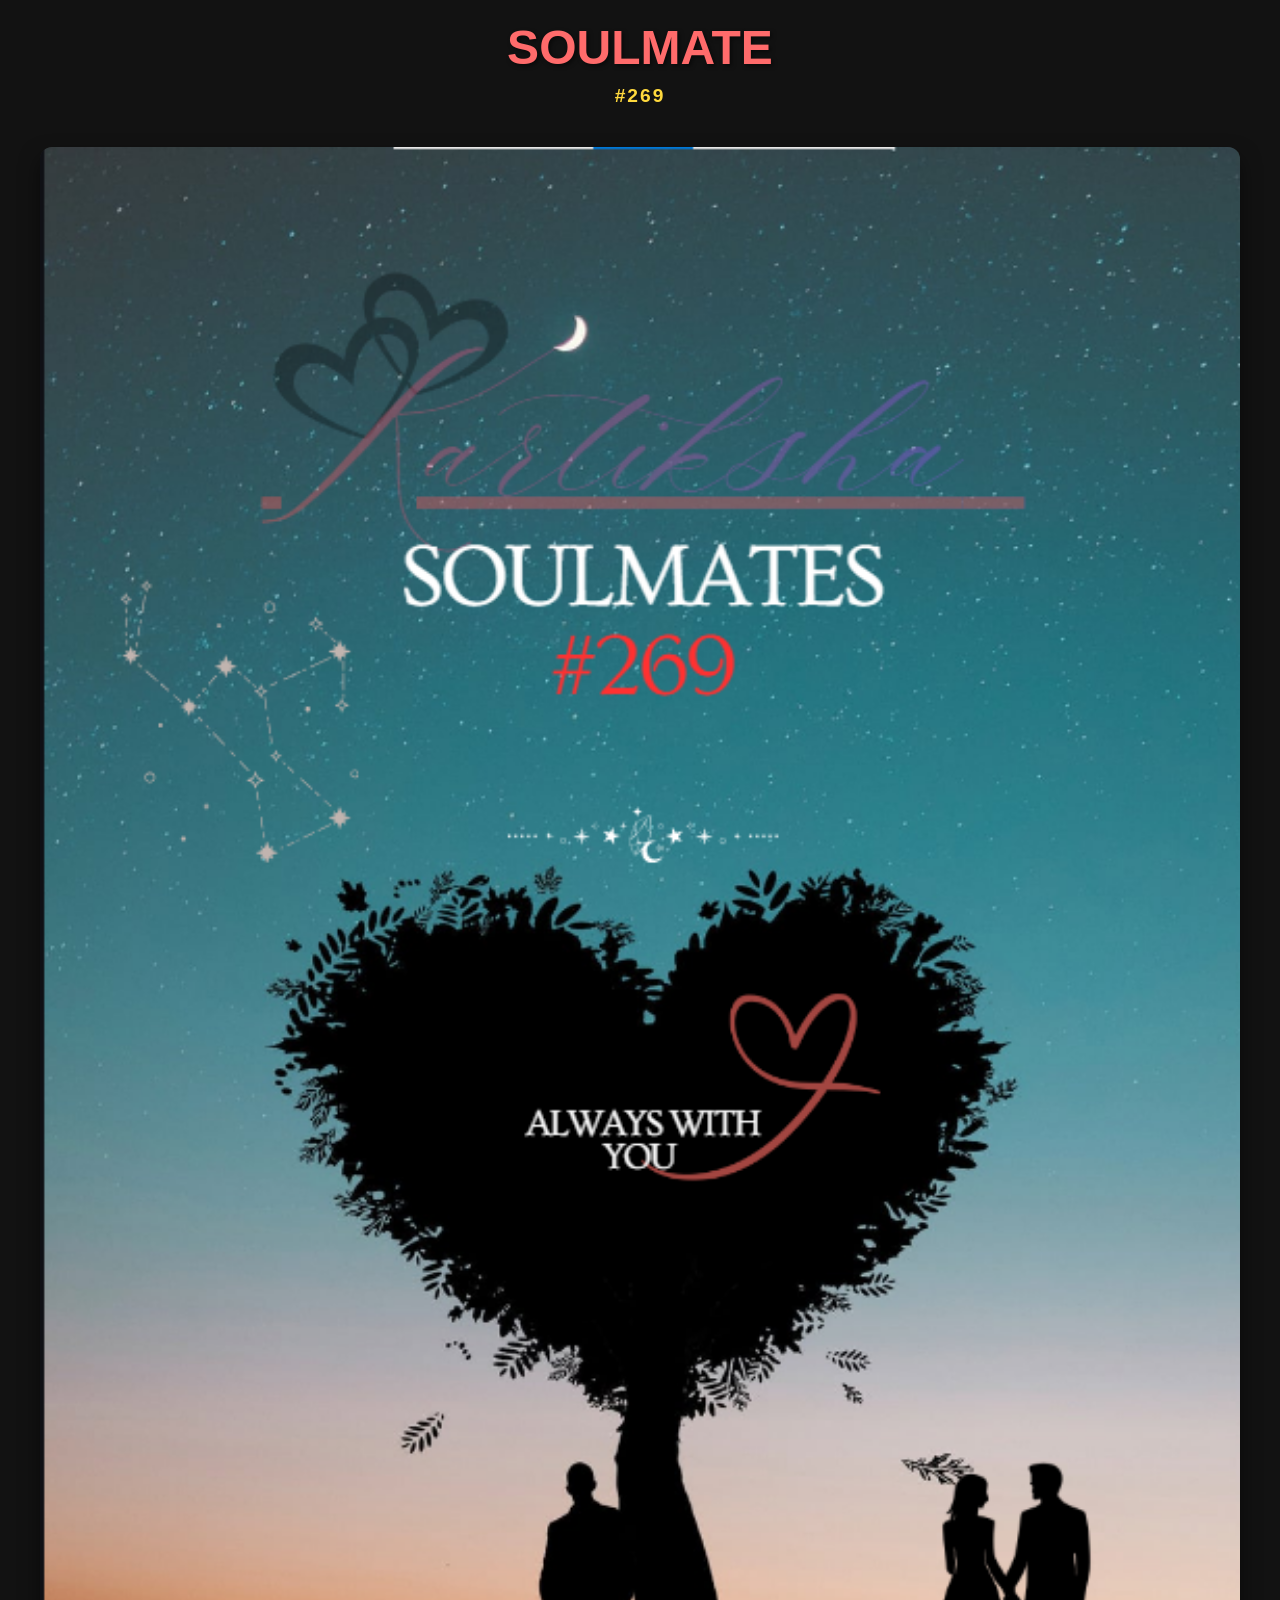
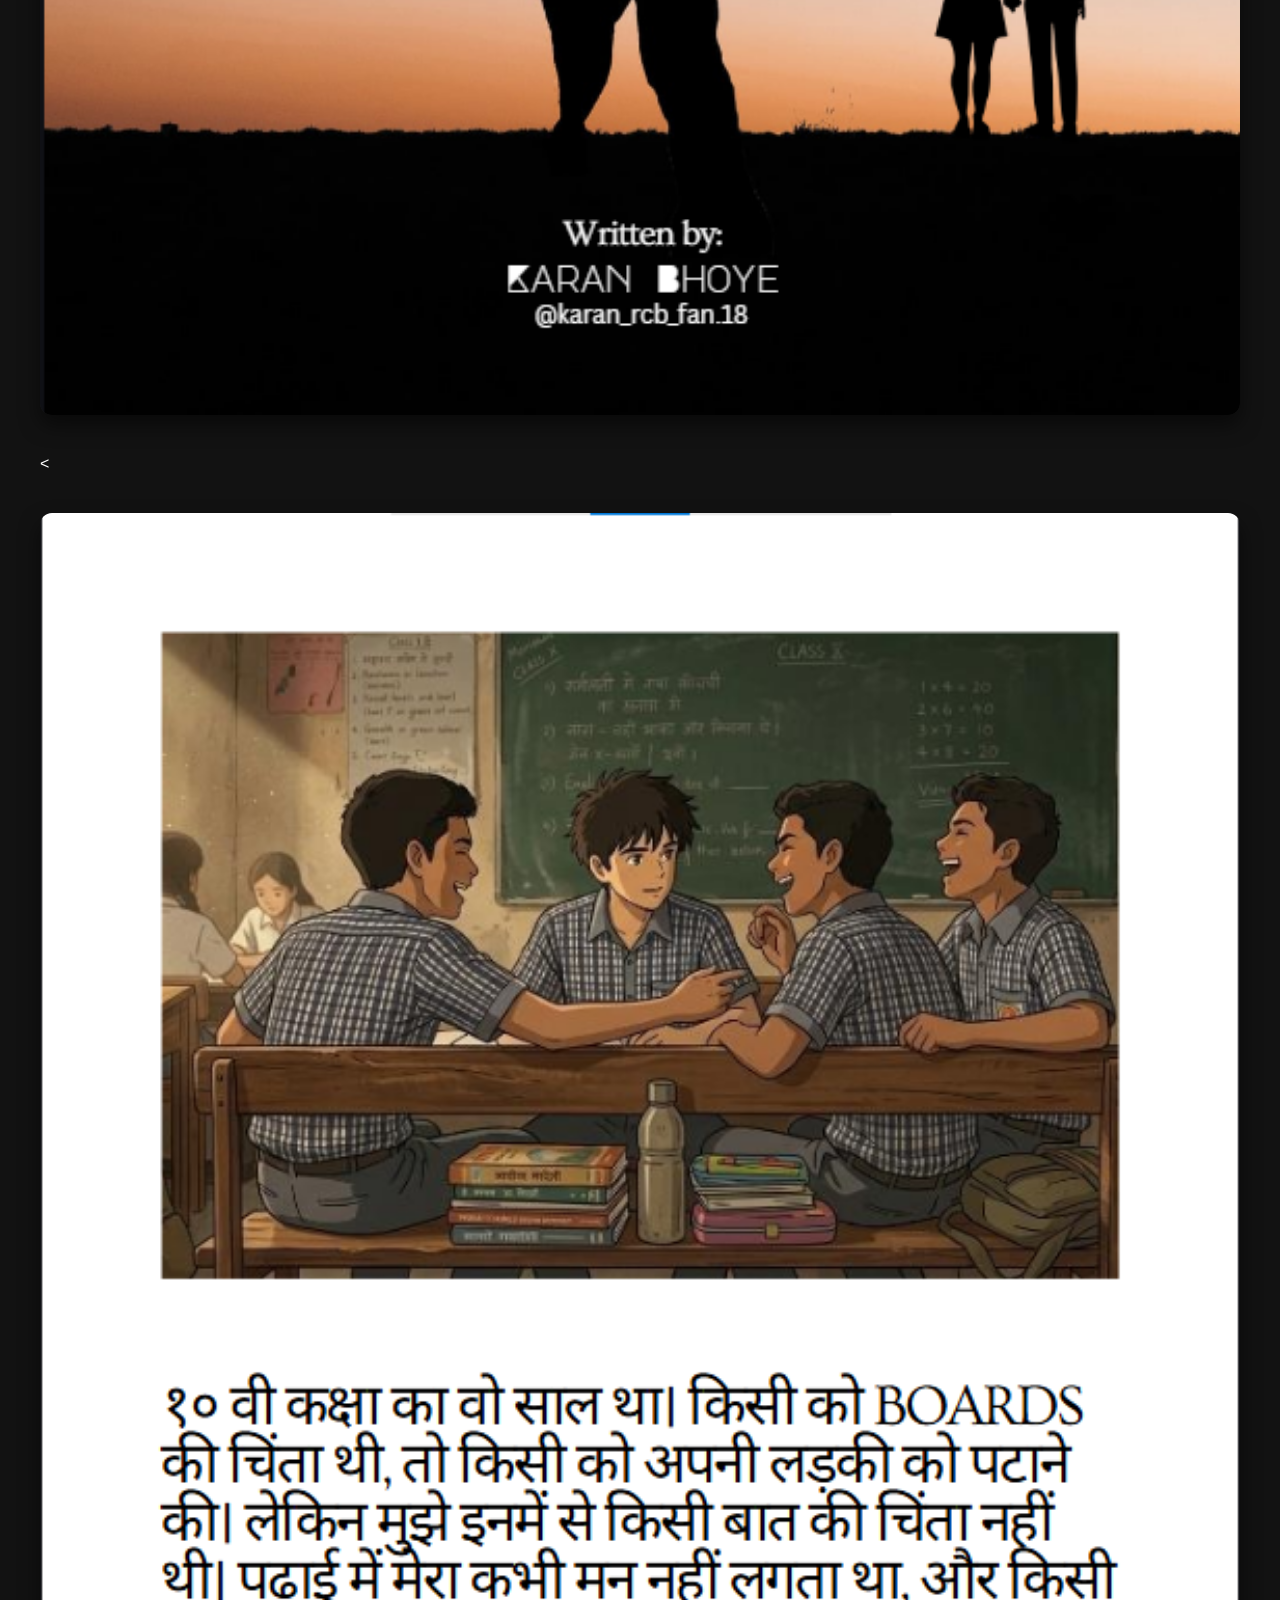
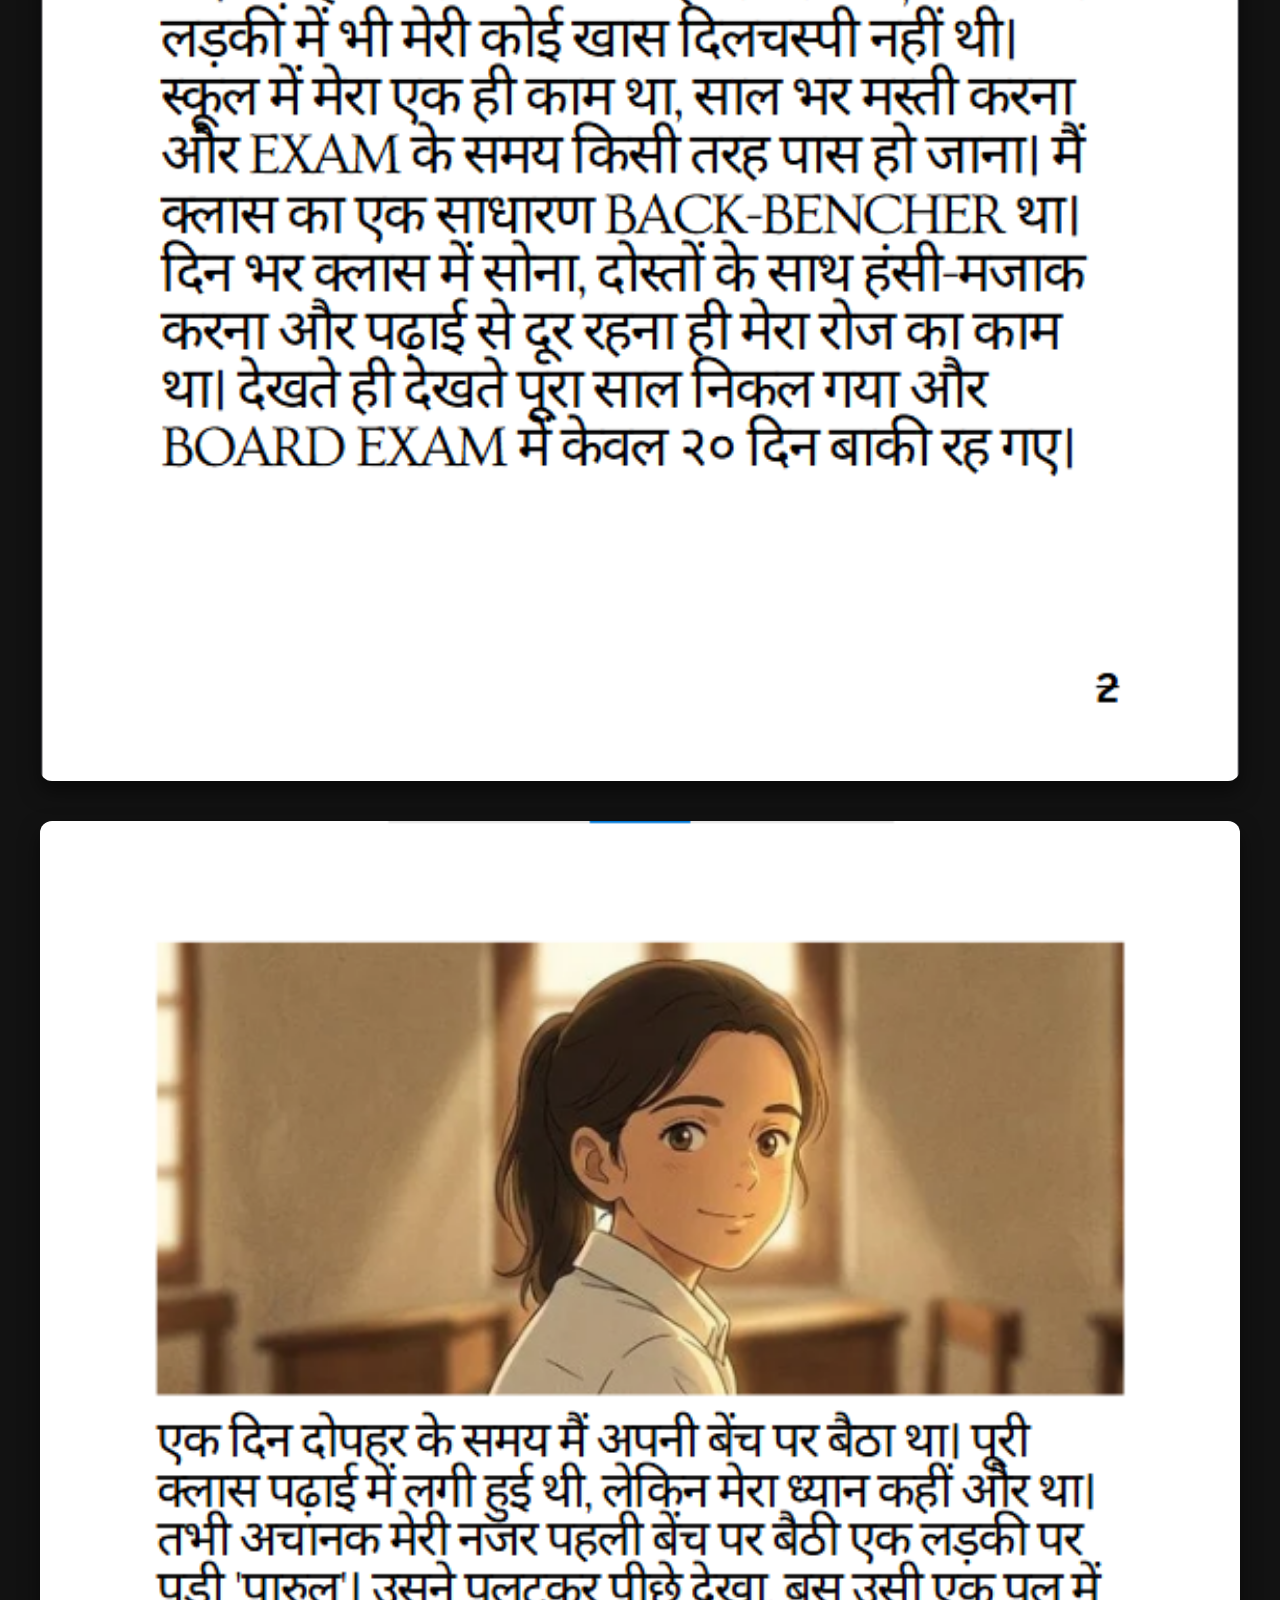
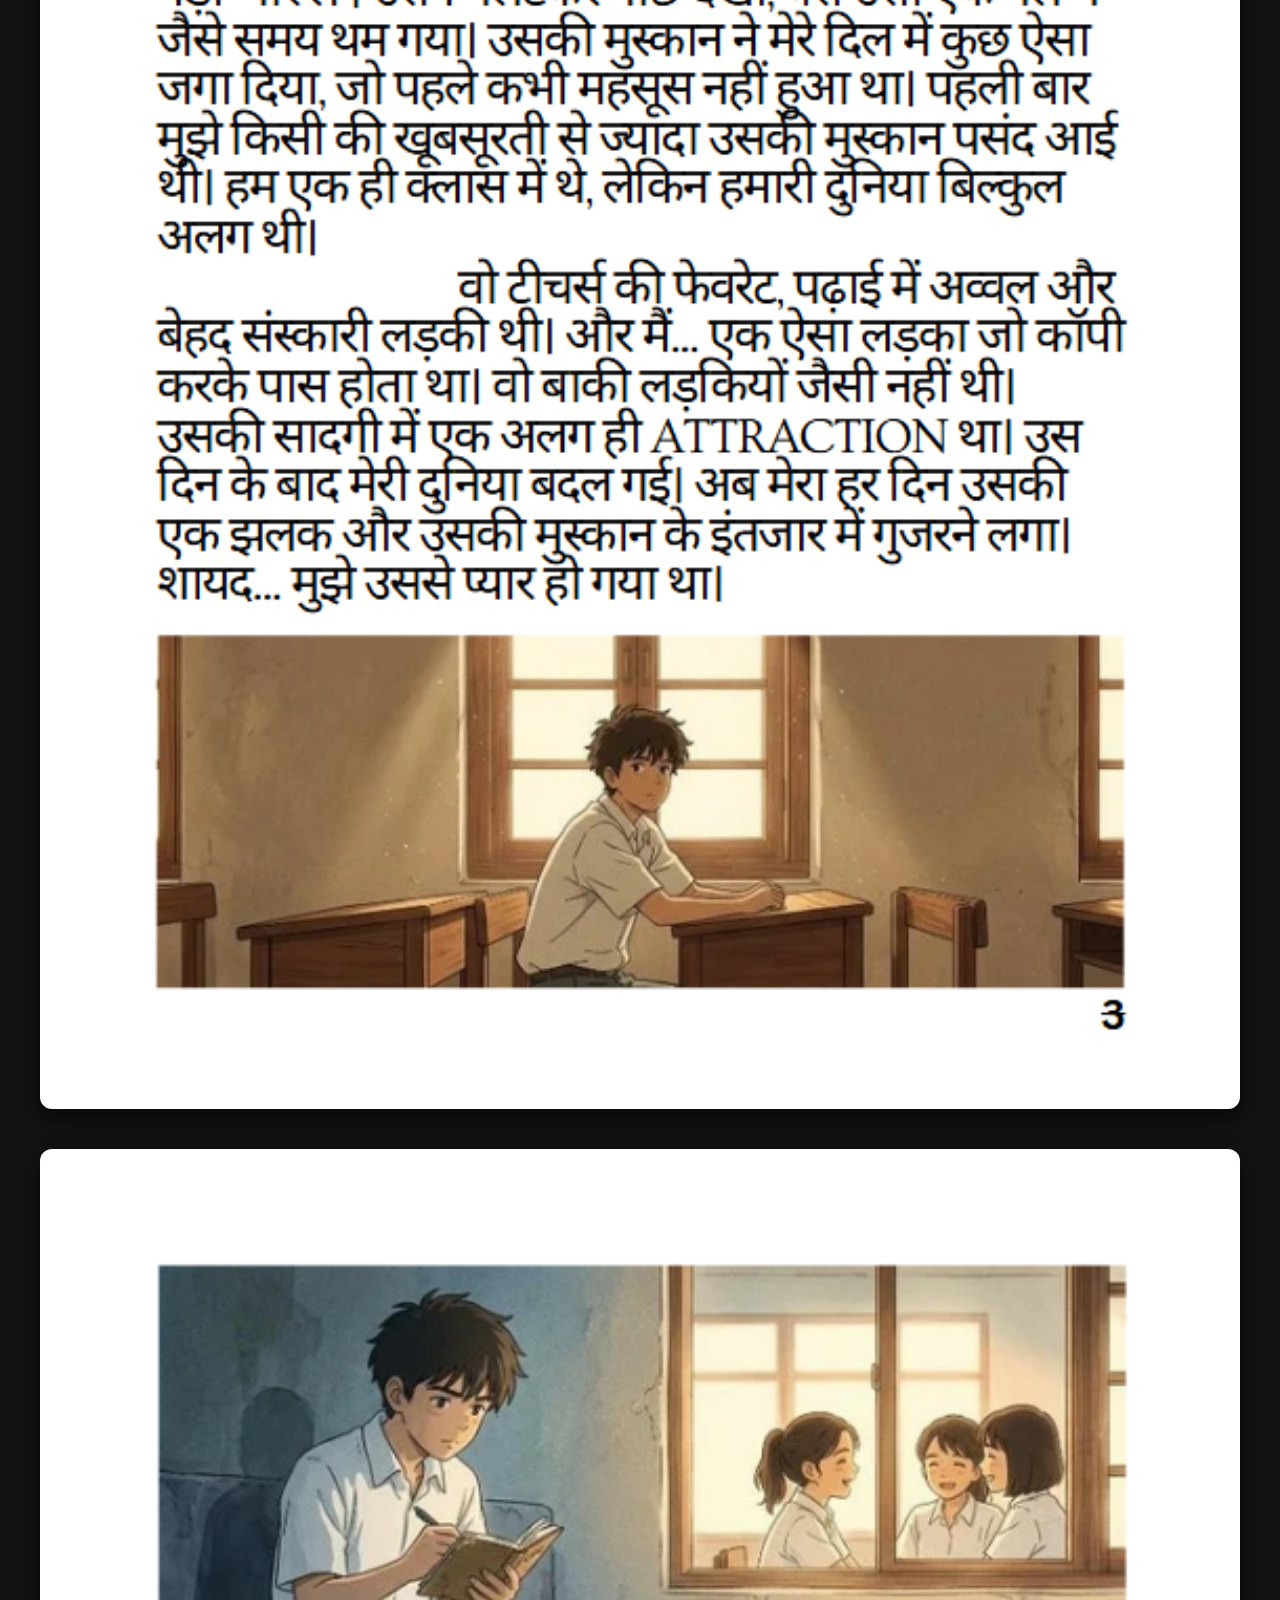
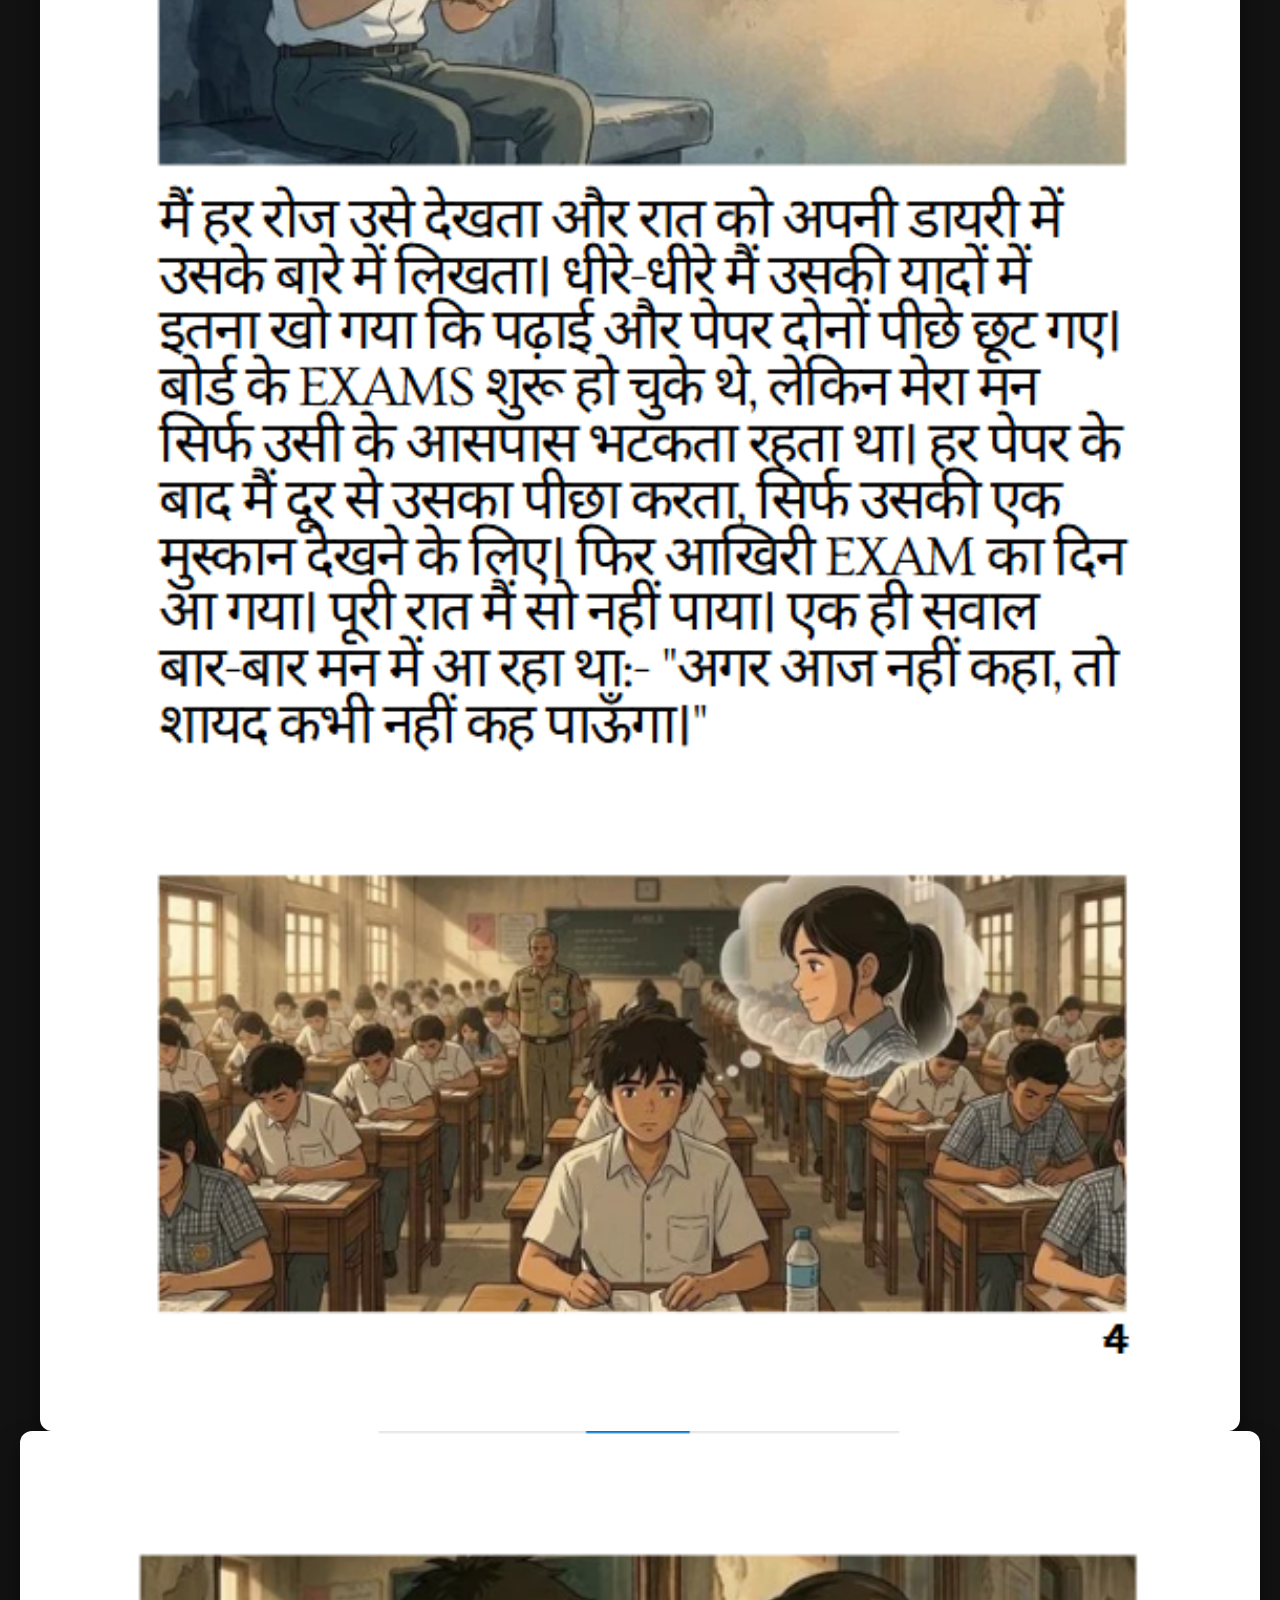
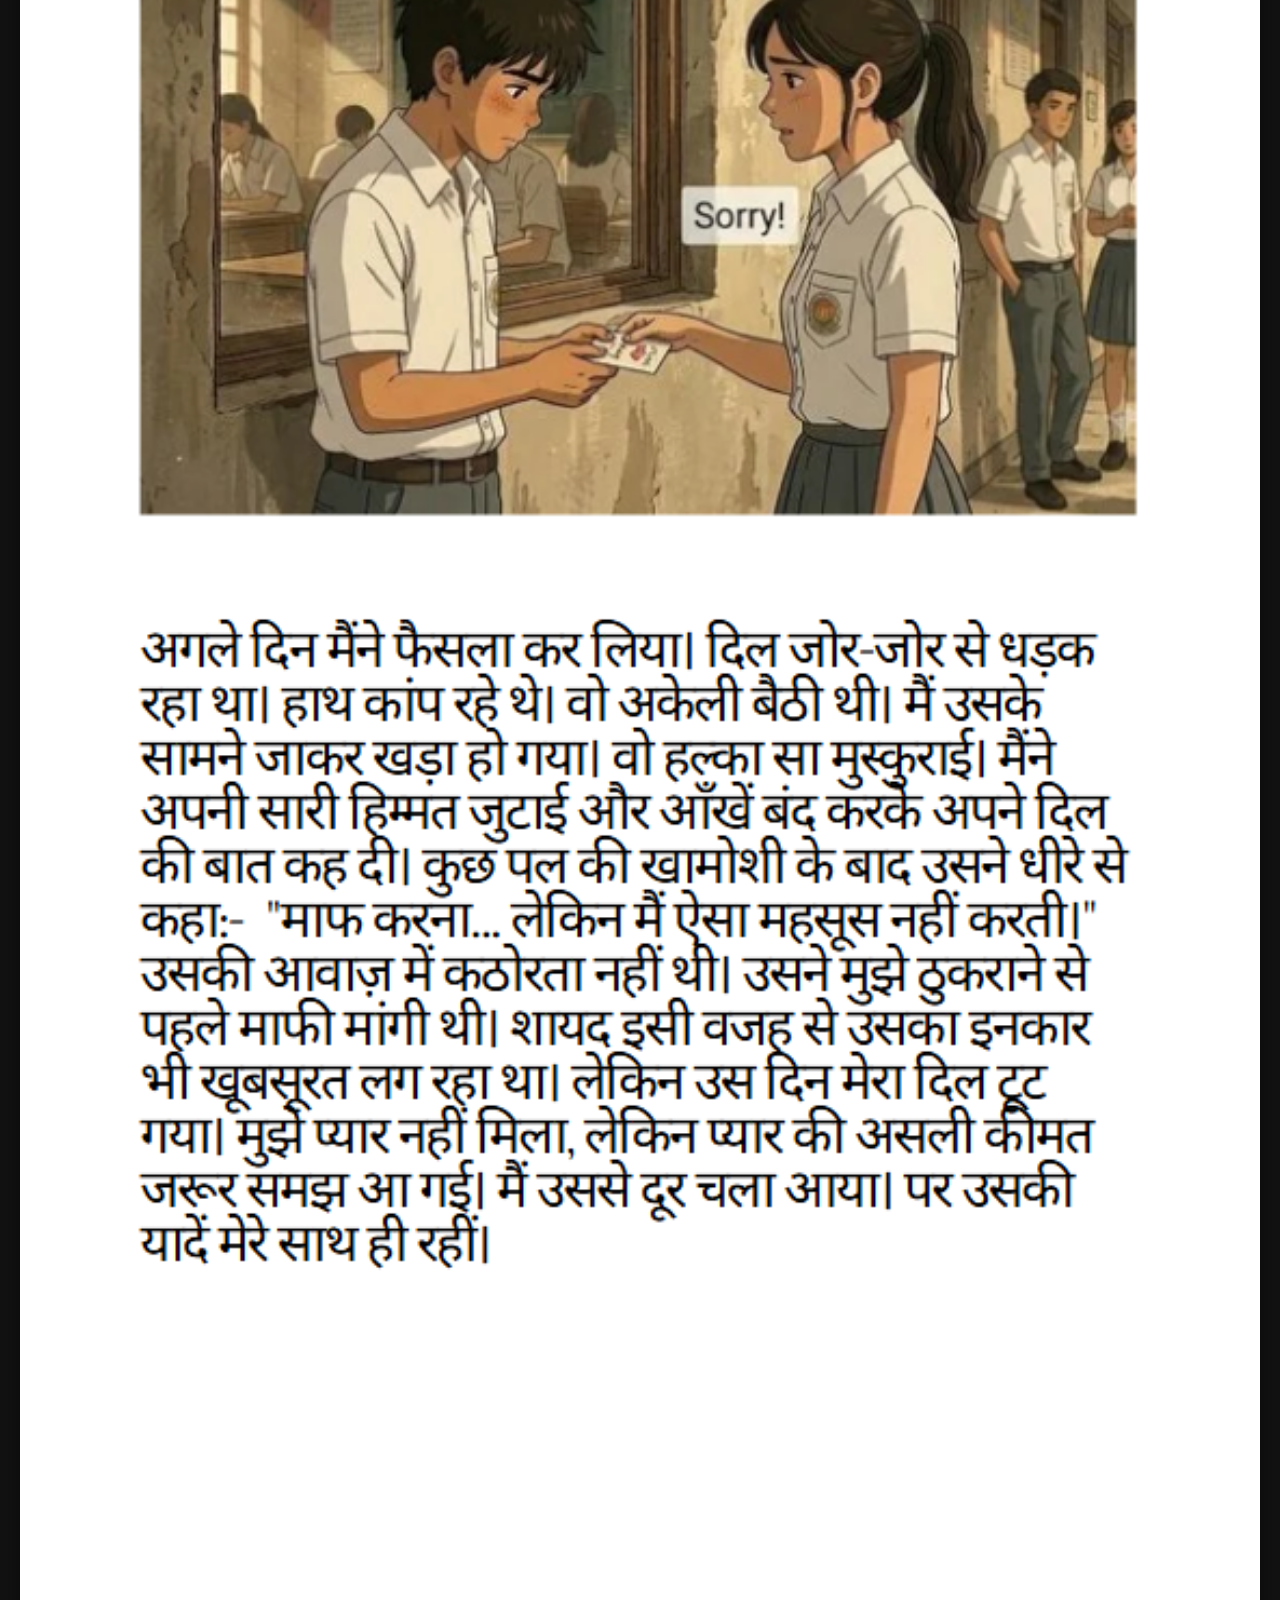
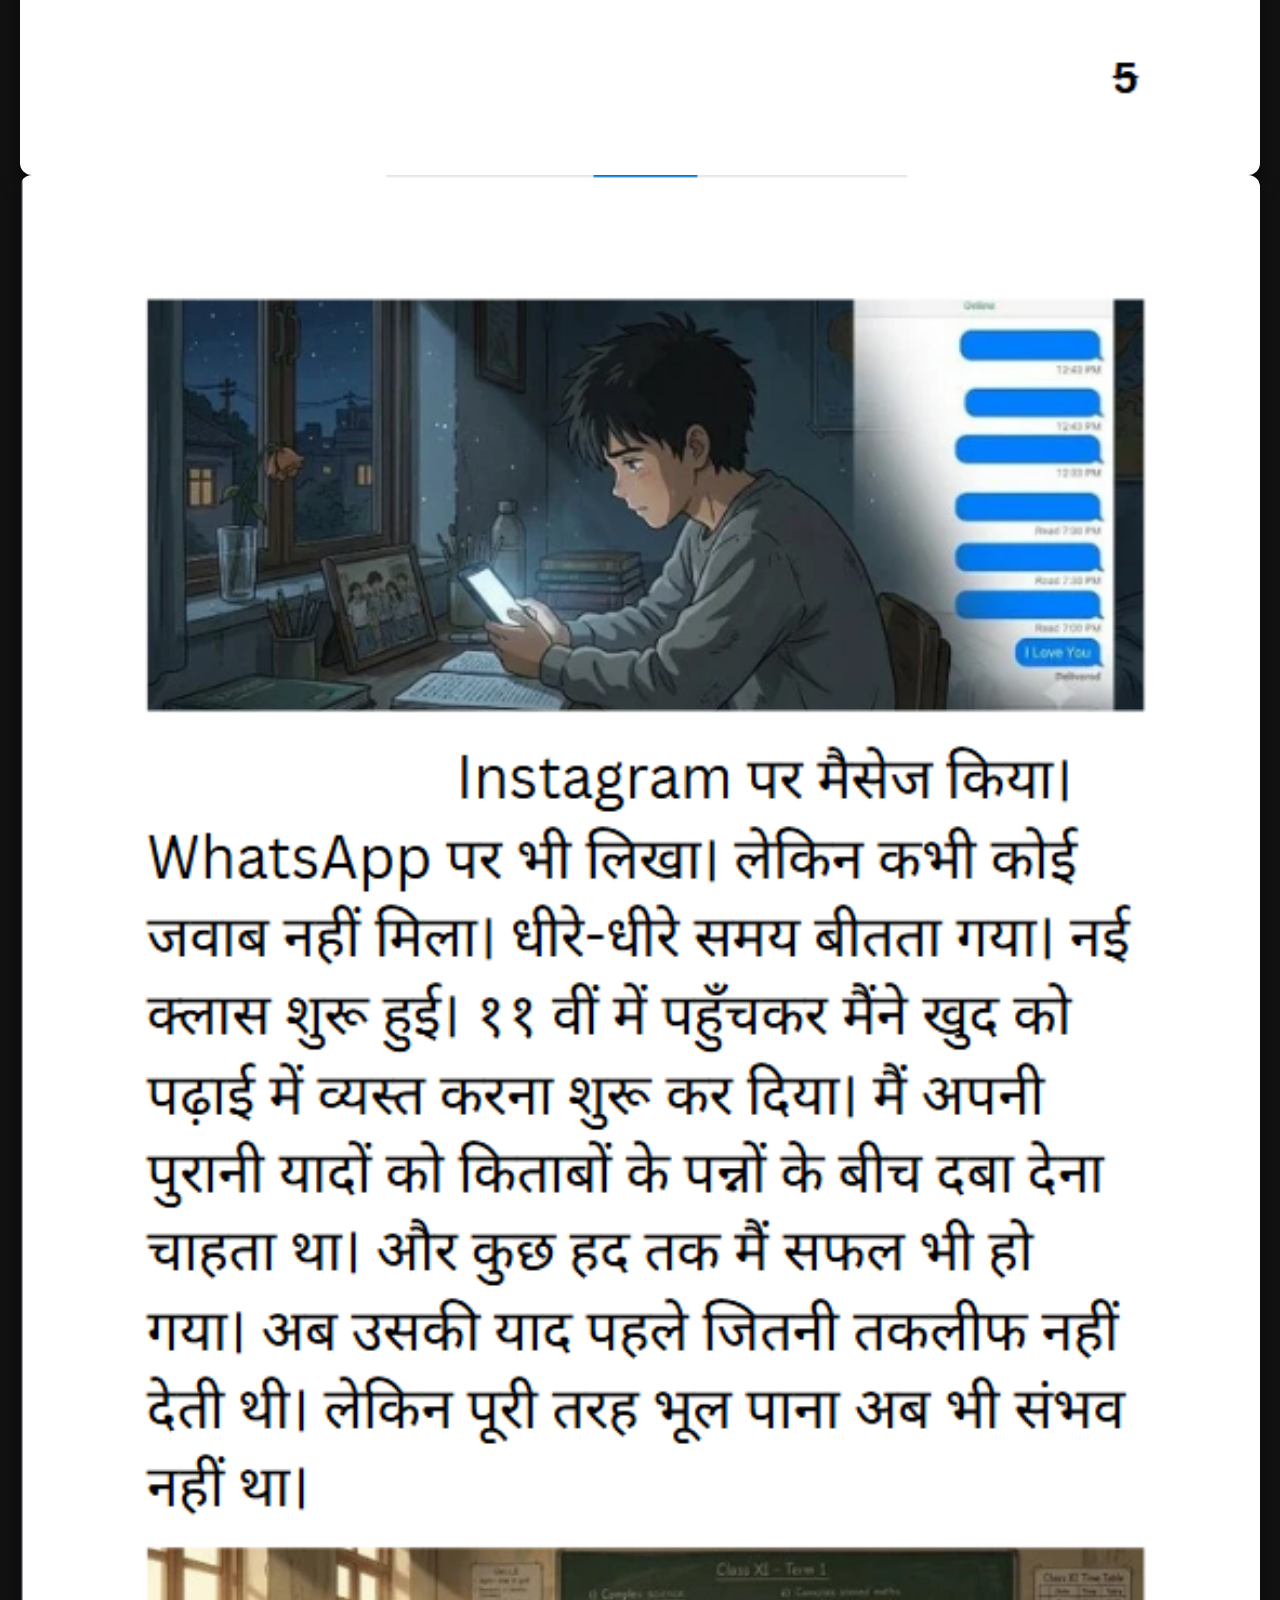
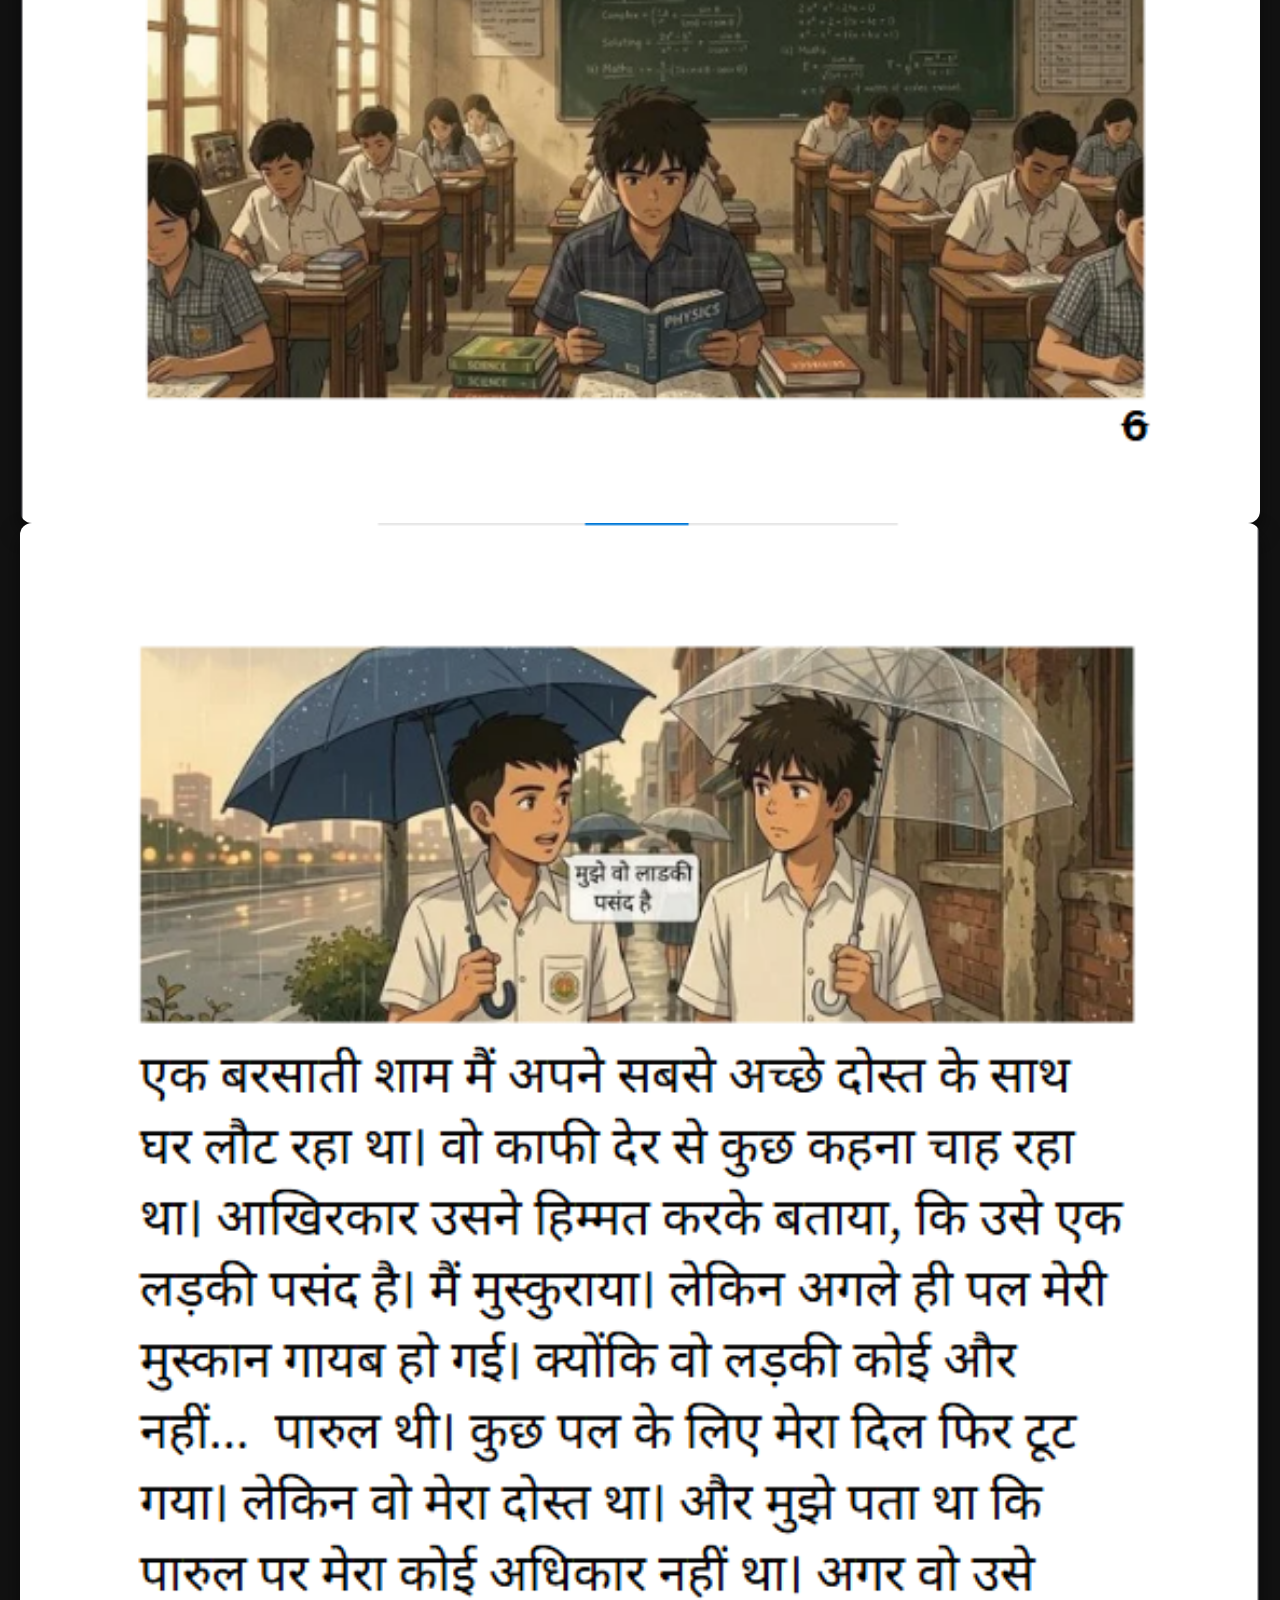
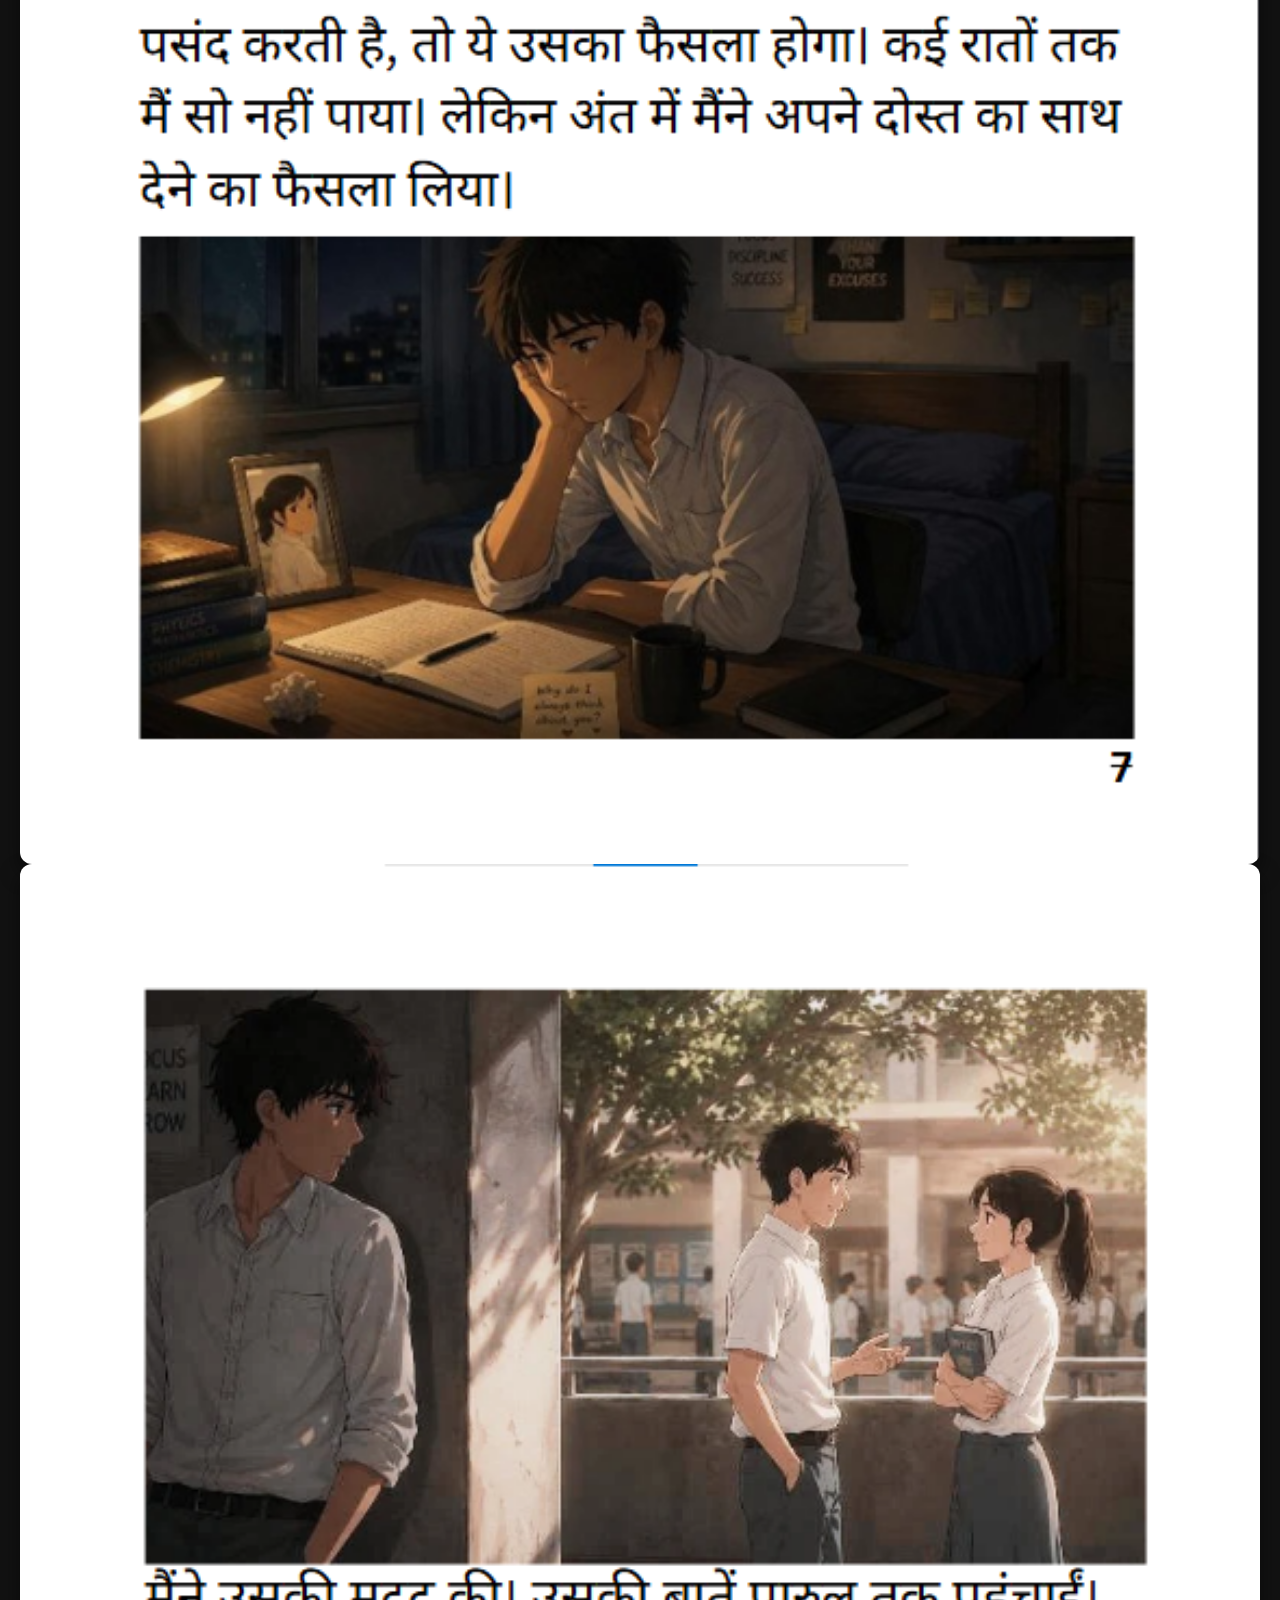
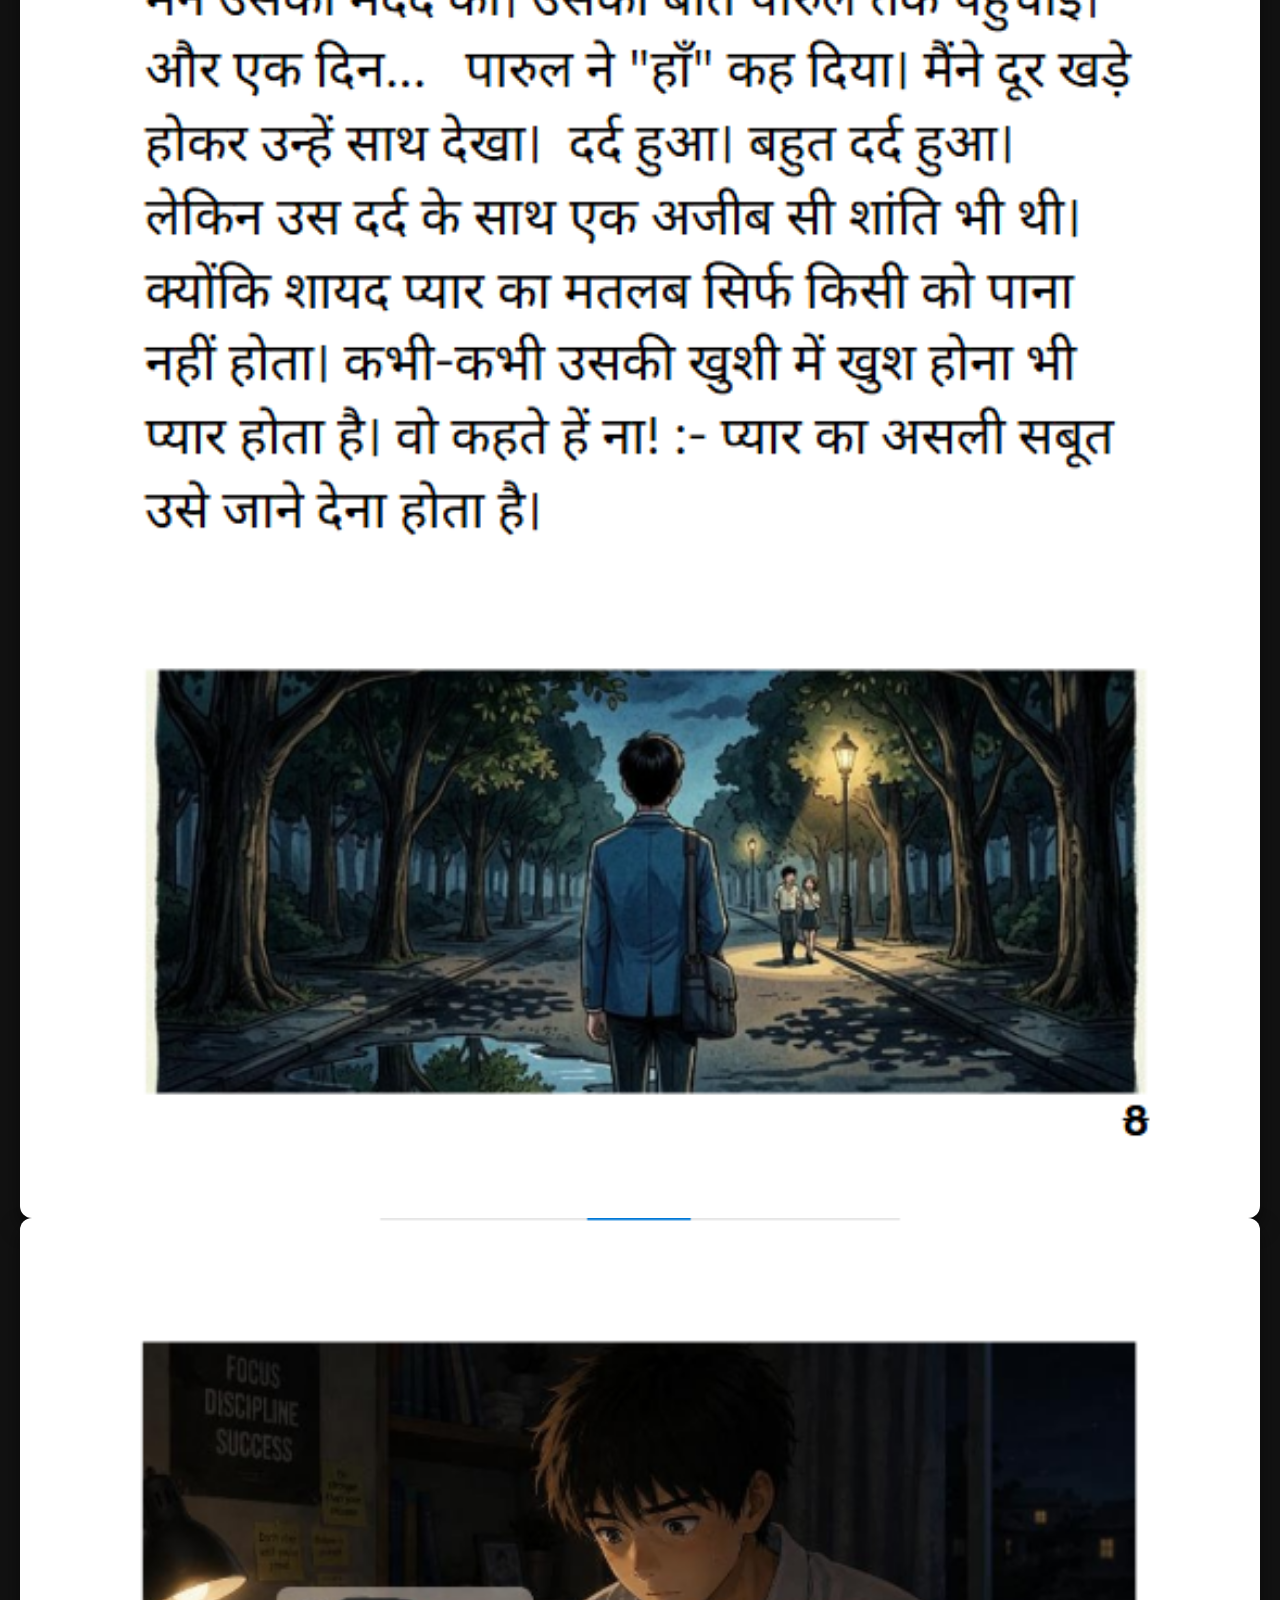
<file: index.html>
<!DOCTYPE html>
<html lang="en">
<head>
  <meta charset="UTF-8">
  <meta name="viewport" content="width=device-width, initial-scale=1.0">
  <title>SOULMATE #269</title>
  <link rel="stylesheet" href="style.css">
</head>
<body>
  <header>
    <h1>SOULMATE</h1>
    <p>#269</p>
  </header>

  <div class="story-container">
    <div class="story-card">
      <img src="cover.png" alt="Title: Karti...., Soulmate #269">
    </div>

    <
        <div class="story-card">
            <img src="image (1).png" alt="Story scene 1">
        </div>

        <div class="story-card">
            <img src="image (2).png" alt="Story scene  3">
        </div>

        <div class="story-card">
            <img src="image (3).png" alt="Story scene  4">
        </div>
    </div>

<div class="story-card">
            <img src="image (4).png" alt="Story scene  5">
        </div>
    </div>

<div class="story-card">
            <img src="image (5).png" alt="Story scene  6">
        </div>
    </div>

<div class="story-card">
            <img src="image (6).png" alt="Story scene  7">
        </div>
    </div>

<div class="story-card">
            <img src="image (7).png" alt="Story scene  8">
        </div>
    </div>

<div class="story-card">
            <img src="image (8).png" alt="Story scene  9">
        </div>
    </div>

<div class="story-card">
            <img src="image (9).png" alt="Story scene  10">
        </div>
    </div>

<div class="story-card">
            <img src="image (10).png" alt="Story scene  11">
        </div>
    </div>

<div class="story-card">
            <img src="image (11).png" alt="Story scene  12">
        </div>
    </div>

<div class="story-card">
            <img src="image (12).png" alt="Story scene  13">
        </div>
    </div>

<div class="story-card">
            <img src="image (13).png" alt="Story scene  14">
        </div>
    </div>

  <footer>
    <p><strong>💝😉👑</strong>
    <p>To be continued!</p>
    <p>with Kartik***-soul</p>
    </div>
  </div>
    
   <div class="contact-box">
      <p><strong>Writer:</strong> Karan Bhoye<strong>👑</strong></p>
      <p><strong>Phone:</strong> 8459278396</p>
      <p><strong>Instagram:</strong> @karan_rcb_fan.18</p>
      <p><strong>Email:</strong> kingbhoye47@gmail.com</p>
      <p><strong>Address:</strong> Kukudne, Maharashtra</p>
    </div>
  </footer>
</body>
</html>
</file>
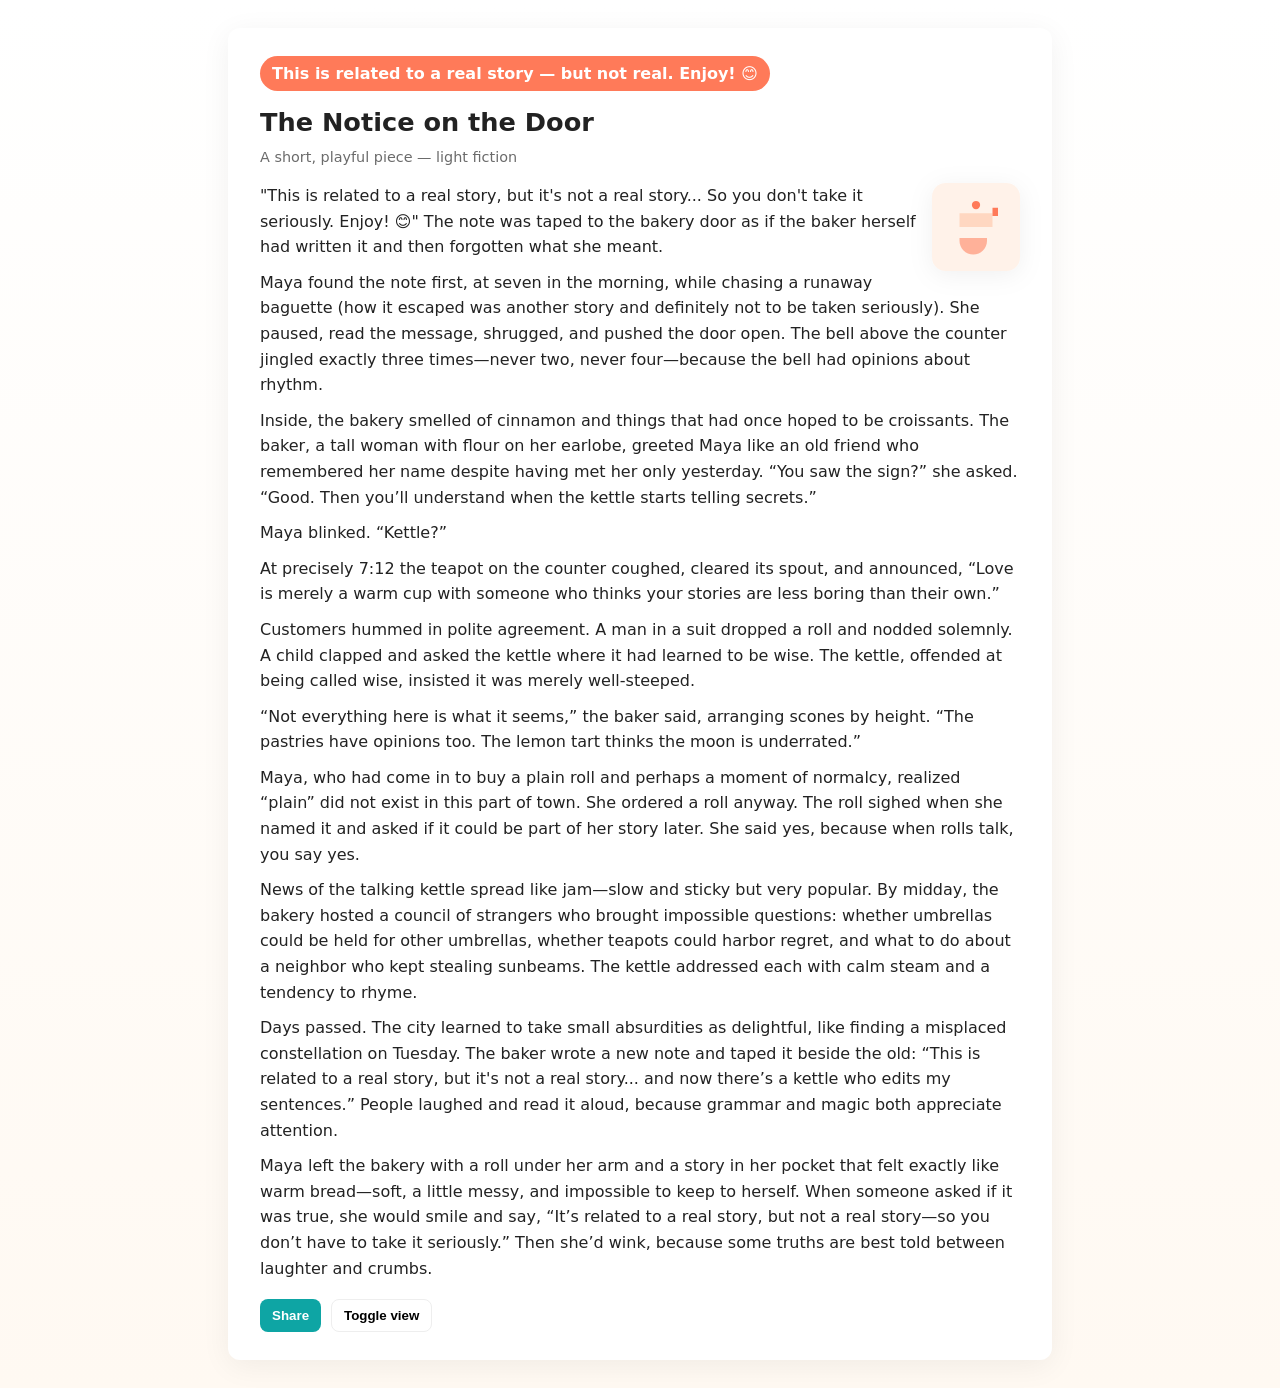
<file: describe.html>
<!doctype html>
<html lang="en">
<head>
  <meta charset="utf-8" />
  <meta name="viewport" content="width=device-width,initial-scale=1" />
  <title>The Notice on the Door — Short Story</title>
  <style>
    :root{--bg:#fff9f2;--card:#ffffff;--accent:#ff7a59;--muted:#6b6b6b;--radius:12px}
    body{font-family:Inter,system-ui,Segoe UI,Roboto,Helvetica,Arial,sans-serif;background:linear-gradient(180deg,#fff 0%,var(--bg) 100%);margin:0;padding:28px;color:#222}
    .story-wrap{max-width:760px;margin:0 auto;background:var(--card);border-radius:var(--radius);box-shadow:0 6px 30px rgba(19,21,22,0.06);padding:28px 32px}
    .note{display:inline-block;background:var(--accent);color:#fff;padding:8px 12px;border-radius:999px;font-weight:600;margin-bottom:16px}
    h1{margin:0 0 12px;font-size:1.6rem}
    .meta{color:var(--muted);font-size:0.9rem;margin-bottom:18px}
    p{line-height:1.6;margin:10px 0}
    .kettle{float:right;margin-left:14px;width:88px;height:88px;filter:drop-shadow(0 4px 12px rgba(0,0,0,0.06));}
    .actions{display:flex;gap:10px;margin-top:18px}
    .btn{border:0;padding:8px 12px;border-radius:8px;cursor:pointer;font-weight:600}
    .btn.share{background:#0ea5a4;color:#fff}
    .btn.read{background:transparent;border:1px solid #eee}
    @media (max-width:600px){ .kettle{float:none;display:block;margin:0 auto 12px} }
  </style>
</head>
<body>
  <article class="story-wrap" aria-labelledby="story-title">
    <span class="note">This is related to a real story — but not real. Enjoy! 😊</span>
    <h1 id="story-title">The Notice on the Door</h1>
    <div class="meta">A short, playful piece — light fiction</div>

    <!-- Decorative kettle SVG -->
    <svg class="kettle" viewBox="0 0 64 64" xmlns="http://www.w3.org/2000/svg" aria-hidden="true">
      <g fill="none" fill-rule="evenodd"><rect width="64" height="64" rx="10" fill="#FFF2E9"/><path d="M20 42c0 5.523 4.477 10 10 10s10-4.477 10-10v-2H20v2z" fill="#FFB199"/><path d="M20 22h24v10H20z" fill="#FFD7C1"/><path d="M44 18h4v6h-4z" fill="#FF7A59"/><circle cx="32" cy="16" r="3" fill="#FF7A59"/></g>
    </svg>

    <p>"This is related to a real story, but it's not a real story... So you don't take it seriously. Enjoy! 😊" The note was taped to the bakery door as if the baker herself had written it and then forgotten what she meant.</p>
    <p>Maya found the note first, at seven in the morning, while chasing a runaway baguette (how it escaped was another story and definitely not to be taken seriously). She paused, read the message, shrugged, and pushed the door open. The bell above the counter jingled exactly three times—never two, never four—because the bell had opinions about rhythm.</p>
    <p>Inside, the bakery smelled of cinnamon and things that had once hoped to be croissants. The baker, a tall woman with flour on her earlobe, greeted Maya like an old friend who remembered her name despite having met her only yesterday. “You saw the sign?” she asked. “Good. Then you’ll understand when the kettle starts telling secrets.”</p>
    <p>Maya blinked. “Kettle?”</p>
    <p>At precisely 7:12 the teapot on the counter coughed, cleared its spout, and announced, “Love is merely a warm cup with someone who thinks your stories are less boring than their own.”</p>
    <p>Customers hummed in polite agreement. A man in a suit dropped a roll and nodded solemnly. A child clapped and asked the kettle where it had learned to be wise. The kettle, offended at being called wise, insisted it was merely well-steeped.</p>
    <p>“Not everything here is what it seems,” the baker said, arranging scones by height. “The pastries have opinions too. The lemon tart thinks the moon is underrated.”</p>
    <p>Maya, who had come in to buy a plain roll and perhaps a moment of normalcy, realized “plain” did not exist in this part of town. She ordered a roll anyway. The roll sighed when she named it and asked if it could be part of her story later. She said yes, because when rolls talk, you say yes.</p>
    <p>News of the talking kettle spread like jam—slow and sticky but very popular. By midday, the bakery hosted a council of strangers who brought impossible questions: whether umbrellas could be held for other umbrellas, whether teapots could harbor regret, and what to do about a neighbor who kept stealing sunbeams. The kettle addressed each with calm steam and a tendency to rhyme.</p>
    <p>Days passed. The city learned to take small absurdities as delightful, like finding a misplaced constellation on Tuesday. The baker wrote a new note and taped it beside the old: “This is related to a real story, but it's not a real story... and now there’s a kettle who edits my sentences.” People laughed and read it aloud, because grammar and magic both appreciate attention.</p>
    <p>Maya left the bakery with a roll under her arm and a story in her pocket that felt exactly like warm bread—soft, a little messy, and impossible to keep to herself. When someone asked if it was true, she would smile and say, “It’s related to a real story, but not a real story—so you don’t have to take it seriously.” Then she’d wink, because some truths are best told between laughter and crumbs.</p>

    <div class="actions" role="group" aria-label="story actions">
      <button class="btn share" onclick="window.open('https://twitter.com/intent/tweet?text=' + encodeURIComponent('The Notice on the Door — a short whimsical story: ' + location.href))">Share</button>
      <button class="btn read" onclick="document.querySelector('.story-wrap').classList.toggle('compact')">Toggle view</button>
    </div>
  </article>
</body>
</html>
</file>
<file: style.css>
* {
    margin: 0;
    padding: 0;
    box-sizing: border-box;
}

body {
    font-family: 'Segoe UI', Tahoma, Geneva, Verdana, sans-serif;
    background-color: #121212;
    color: #ffffff;
    padding: 20px;
}

header {
    text-align: center;
    margin-bottom: 40px;
}

header h1 {
    font-size: 3rem;
    margin-bottom: 10px;
    color: #ff6b6b;
    text-shadow: 2px 2px 4px rgba(0,0,0,0.5);
}

header p {
    font-size: 1.2rem;
    color: #ffd93d;
    font-weight: bold;
    letter-spacing: 2px;
}

.story-container {
    max-width: 1200px;
    margin: 0 auto;
    display: flex;
    flex-direction: column;
    gap: 40px;
}

.story-card {
    width: 100%;
    background-color: #1e1e1e;
    border-radius: 12px;
    overflow: hidden;
    box-shadow: 0 10px 20px rgba(0,0,0,0.5);
    transition: transform 0.3s ease;
}

.story-card:hover {
    transform: scale(1.02);
}

.story-card img {
    width: 100%;
    height: auto;
    display: block;
    object-fit: cover;
}

footer {
    text-align: center;
    margin-top: 50px;
    color: #4ecdc4;
}

footer p {
    const emojis = "💝😉👑";
document.body.innerHTML += `<p>${emojis}</p>`;
    color: #4ecdc4;
    margin-bottom: 20px;
    font-size: 1.1rem;
}

.contact-box {
    background-color: #1e1e1e;
    padding: 20px;
    border-radius: 8px;
    margin-top: 20px;
    border-left: 4px solid #ff6b6b;
}

.contact-box p {
    margin: 8px 0;
    color: #cccccc;
}

.contact-box strong {
    color: #ffd93d;
}
</file>
